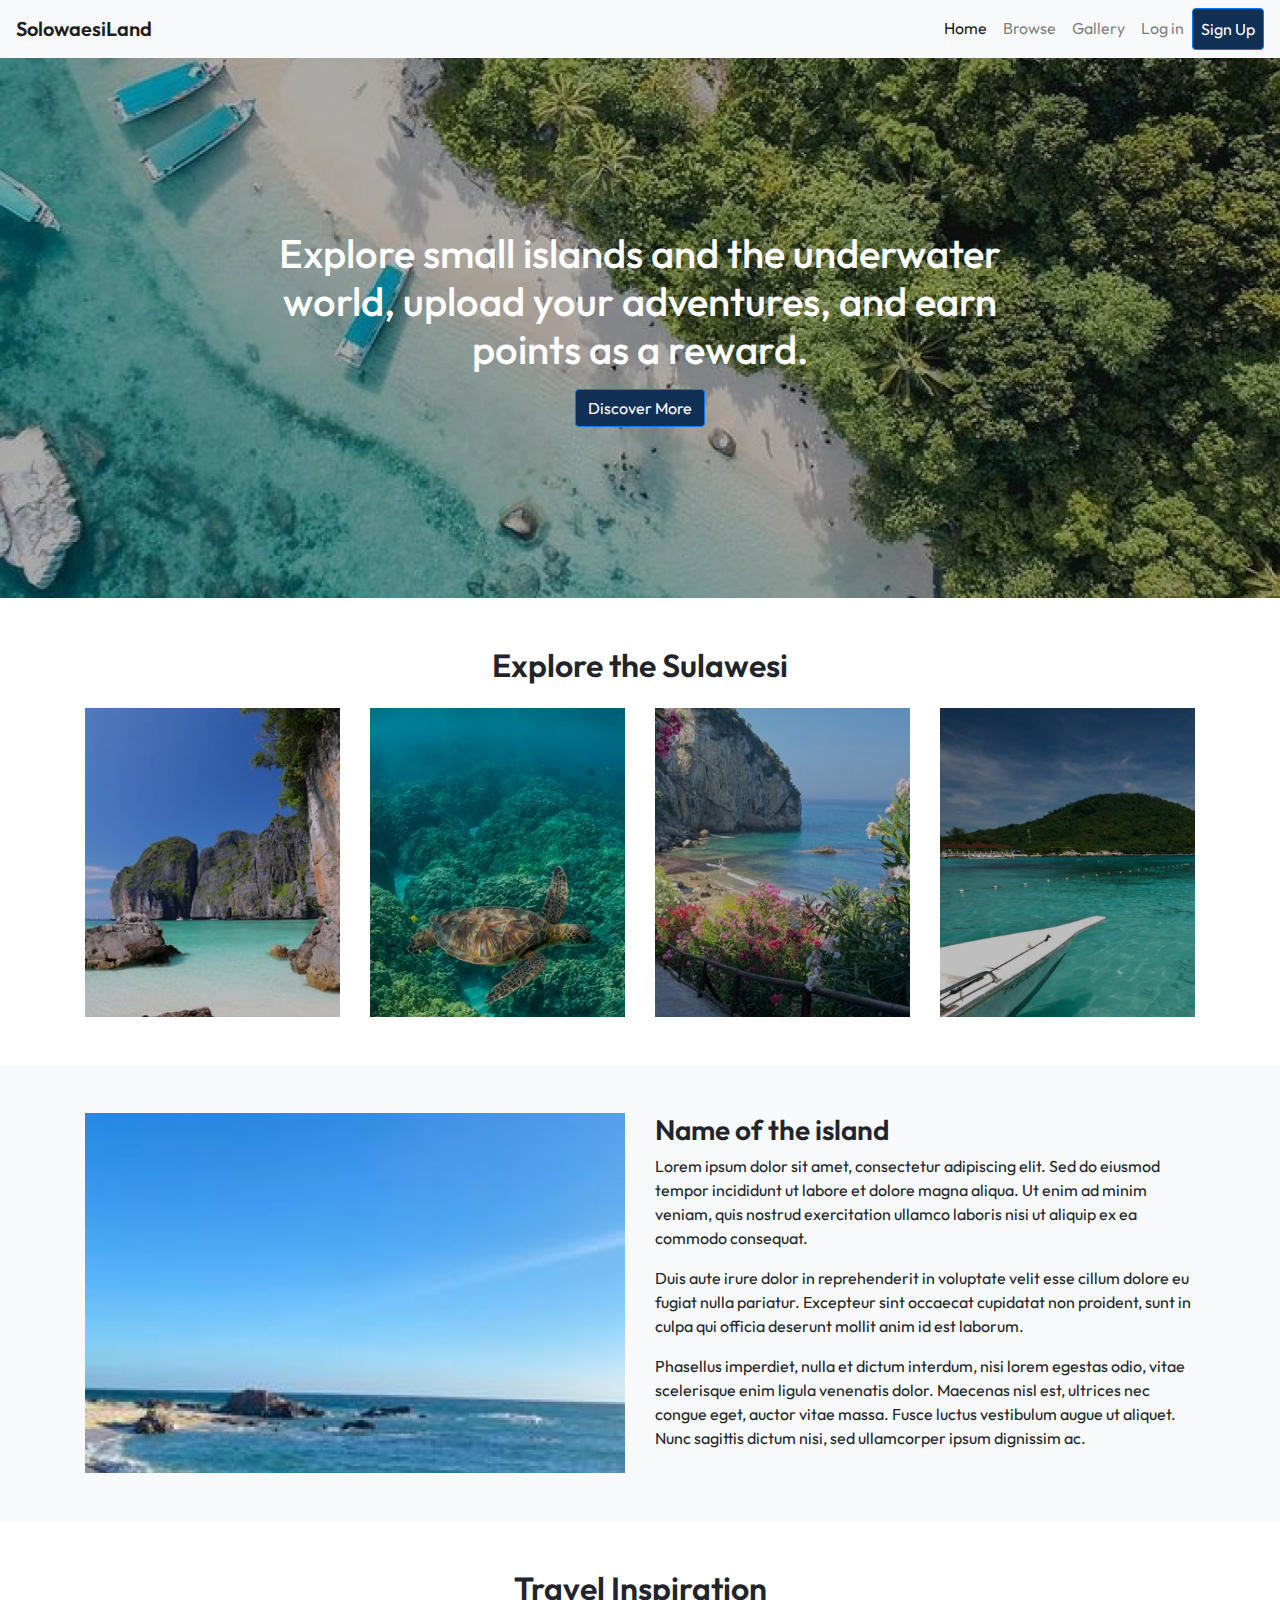
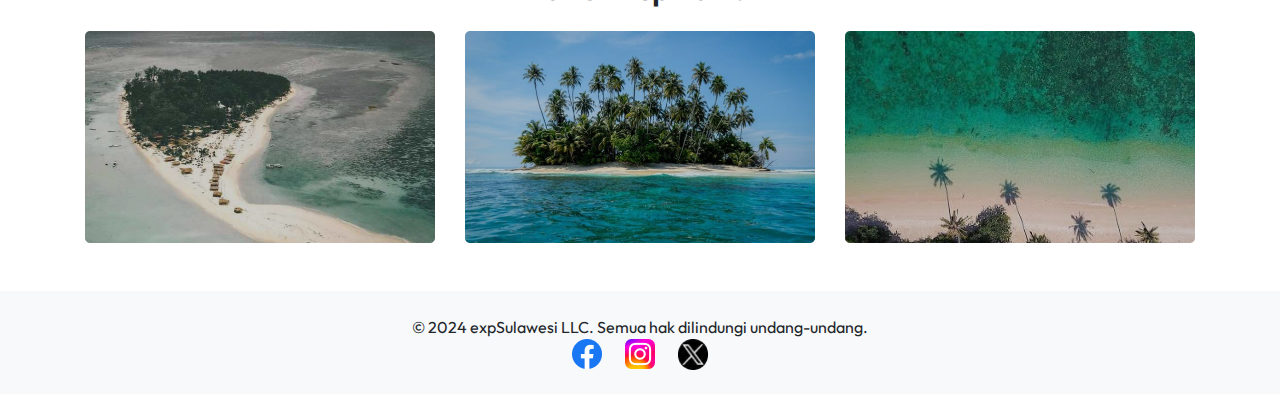
<file: index.html>
<!DOCTYPE html>
<html lang="en">
<head>
    <meta charset="UTF-8">
    <meta name="viewport" content="width=device-width, initial-scale=1.0">
    <title>Explore Across Sulawesi | SolowaesiLand</title>
    <link href="https://fonts.googleapis.com/css2?family=Outfit:wght@400;600&display=swap" rel="stylesheet">
    <link rel="stylesheet" href="https://stackpath.bootstrapcdn.com/bootstrap/4.5.2/css/bootstrap.min.css">
    <link rel="stylesheet" href="css/home.css">
</head>
<body>
    <header>
        <nav class="navbar navbar-expand-lg navbar-light bg-light">
            <a class="navbar-brand" href="#">SolowaesiLand</a>
            <button class="navbar-toggler" type="button" data-toggle="collapse" data-target="#navbarNav" aria-controls="navbarNav" aria-expanded="false" aria-label="Toggle navigation">
                <span class="navbar-toggler-icon"></span>
            </button>
            <div class="collapse navbar-collapse" id="navbarNav">
                <ul class="navbar-nav ml-auto">
                    <li class="nav-item active">
                        <a class="nav-link" href="index.html">Home <span class="sr-only">(current)</span></a>
                    </li>
                    <li class="nav-item">
                        <a class="nav-link" href="browse.html">Browse</a>
                    </li>
                    <li class="nav-item">
                        <a class="nav-link" href="#">Gallery</a>
                    </li>
                    <li class="nav-item">
                        <a class="nav-link" href="login.html">Log in</a>
                    </li>
                    <li class="nav-item">
                        <a class="nav-link btn btn-primary text-white" href="signup.html">Sign Up</a>
                    </li>
                </ul>
            </div>
        </nav>
    </header>

    <section class="hero" style="background-image: url('assets/img-homepage/hero-section.png'); background-size: cover; background-position: center;">
        <div class="container text-center text-white">
            <h1 style="margin: 0 auto;">Explore small islands and the underwater world, upload your adventures, and earn points as a reward.</h1>
            <a href="#" class="btn btn-primary mt-3">Discover More</a>
        </div>
    </section>

    <section class="explore py-5">
        <div class="container text-center">
            <h2>Explore the Sulawesi</h2>
            <div class="row mt-4">
                <div class="col-md-3">
                    <img src="assets/img-homepage/explore-1.png" class="img-fluid" alt="Island 1">
                </div>
                <div class="col-md-3">
                    <img src="assets/img-homepage/explore-2.png" class="img-fluid" alt="Island 2">
                </div>
                <div class="col-md-3">
                    <img src="assets/img-homepage/explore-3.png" class="img-fluid" alt="Island 3">
                </div>
                <div class="col-md-3">
                    <img src="assets/img-homepage/explore-4.png" class="img-fluid" alt="Island 4">
                </div>
            </div>
        </div>
    </section>

    <section class="island-info py-5 bg-light">
        <div class="container">
            <div class="row">
                <div class="col-md-6">
                    <img src="assets/img-homepage/name-of-the-island.png" class="img-fluid" alt="Island Image">
                </div>
                <div class="col-md-6">
                    <h3>Name of the island</h3>
                    <p>Lorem ipsum dolor sit amet, consectetur adipiscing elit. Sed do eiusmod tempor incididunt ut labore et dolore magna aliqua. Ut enim ad minim veniam, quis nostrud exercitation ullamco laboris nisi ut aliquip ex ea commodo consequat.</p>
                    <p>Duis aute irure dolor in reprehenderit in voluptate velit esse cillum dolore eu fugiat nulla pariatur. Excepteur sint occaecat cupidatat non proident, sunt in culpa qui officia deserunt mollit anim id est laborum.</p>
                    <p>Phasellus imperdiet, nulla et dictum interdum, nisi lorem egestas odio, vitae scelerisque enim ligula venenatis dolor. Maecenas nisl est, ultrices nec congue eget, auctor vitae massa. Fusce luctus vestibulum augue ut aliquet. Nunc sagittis dictum nisi, sed ullamcorper ipsum dignissim ac.</p>
                </div>
            </div>
        </div>
    </section>

    <section class="travel-inspiration py-5">
        <div class="container text-center">
            <h2>Travel Inspiration</h2>
            <div class="row mt-4">
                <div class="col-md-4">
                    <img src="assets/img-homepage/inspiration-1.png" class="img-fluid" alt="Inspiration 1">
                </div>
                <div class="col-md-4">
                    <img src="assets/img-homepage/inspiration-2.png" class="img-fluid" alt="Inspiration 2">
                </div>
                <div class="col-md-4">
                    <img src="assets/img-homepage/inspiration-3.png" class="img-fluid" alt="Inspiration 3">
                </div>
            </div>
        </div>
    </section>

    <footer class="py-4 bg-light text-center">
        <div class="container">
            <p>&copy; 2024 expSulawesi LLC. Semua hak dilindungi undang-undang.</p>
            <div class="social-icons">
                <a href="#"><img src="assets/img-homepage/social-icons/fb-logo.png" alt="Facebook"></a>
                <a href="#"><img src="assets/img-homepage/social-icons/insta-logo.png" alt="Instagram"></a>
                <a href="#"><img src="assets/img-homepage/social-icons/x-logo.png" alt="Twitter"></a>
            </div>
        </div>
    </footer>

    <script src="https://code.jquery.com/jquery-3.5.1.slim.min.js"></script>
    <script src="https://cdn.jsdelivr.net/npm/@popperjs/core@2.9.2/dist/umd/popper.min.js"></script>
    <script src="https://stackpath.bootstrapcdn.com/bootstrap/4.5.2/js/bootstrap.min.js"></script>
</body>
</html>
</file>
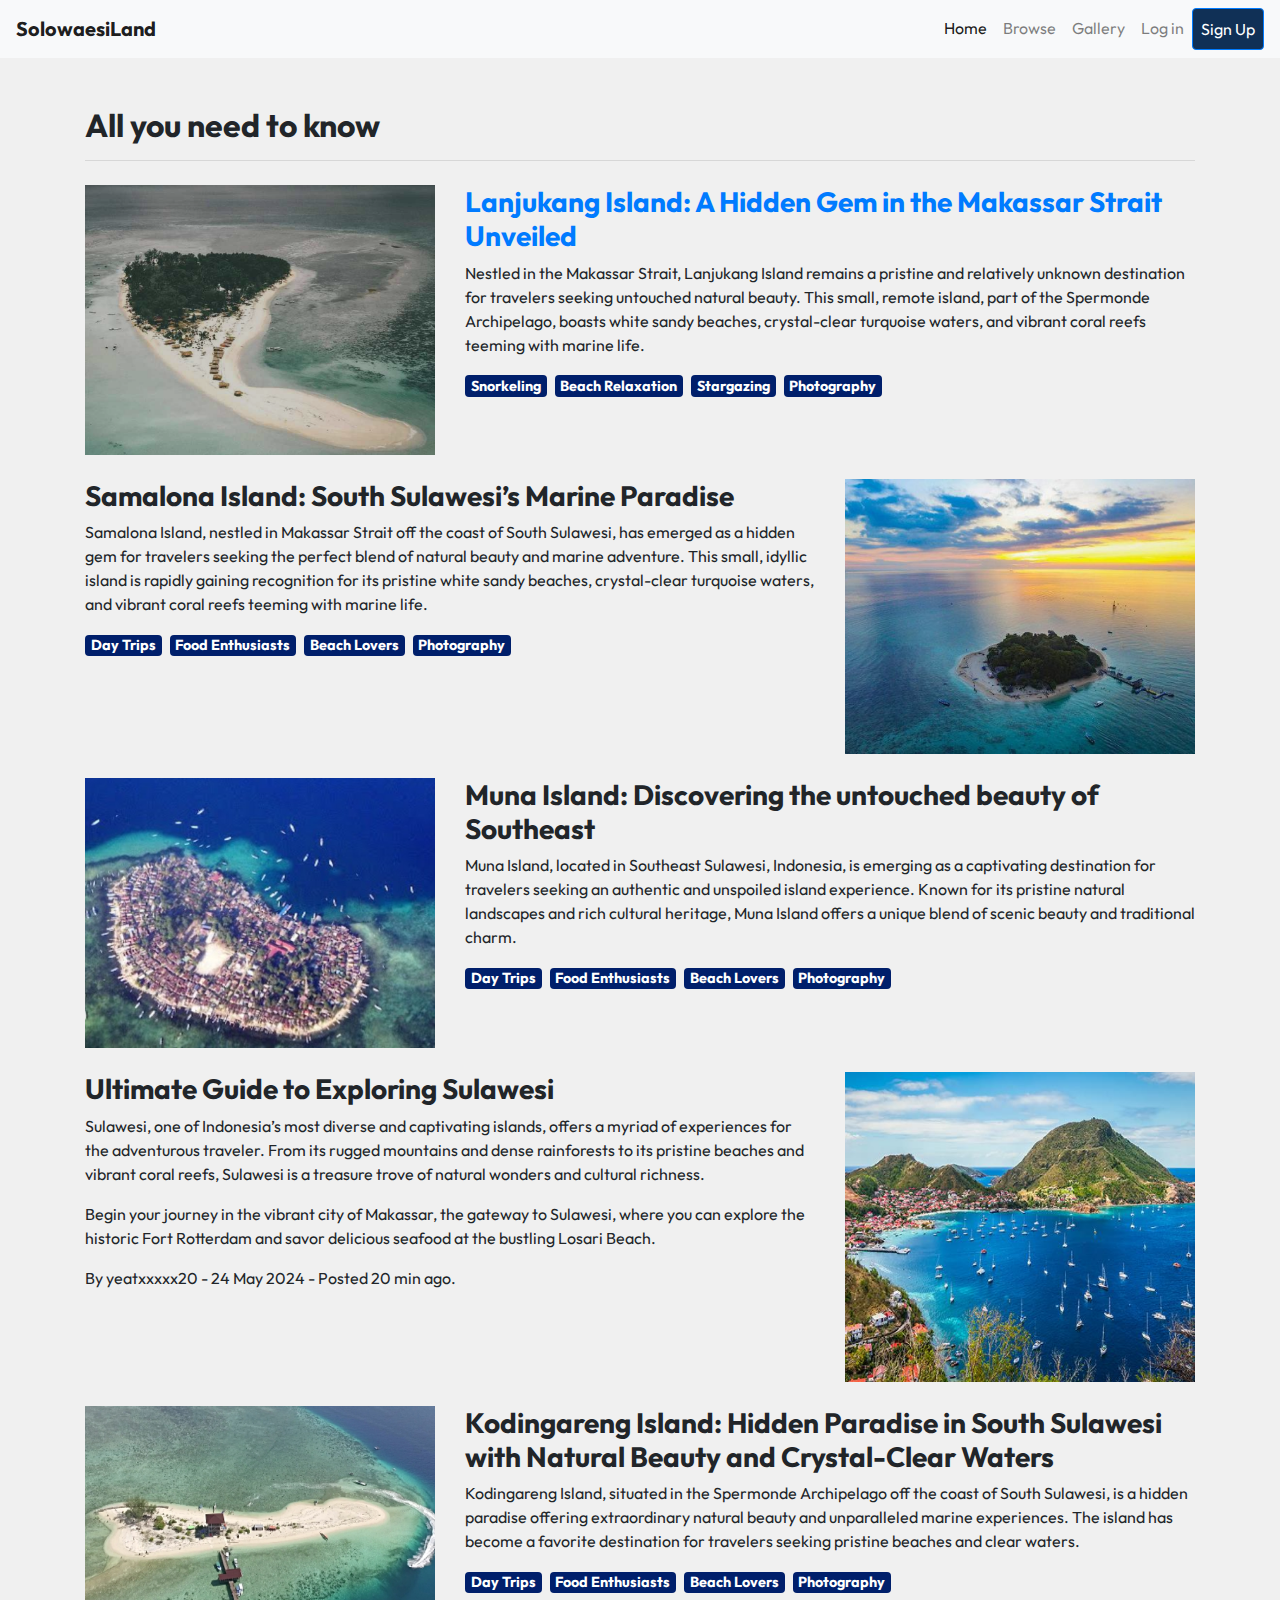
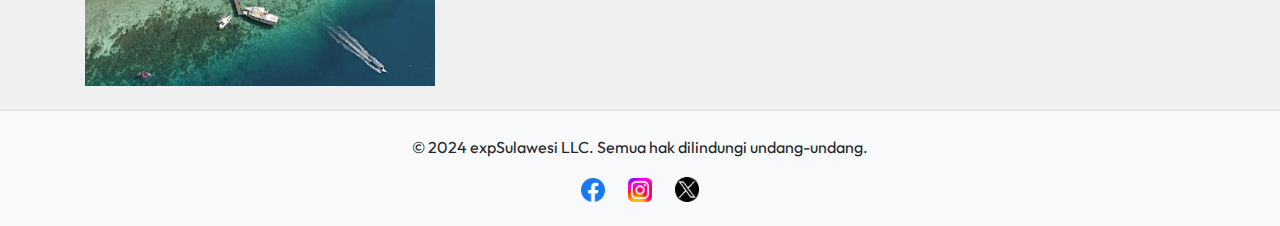
<file: browse.html>
<!DOCTYPE html>
<html lang="en">
<head>
    <meta charset="UTF-8">
    <meta name="viewport" content="width=device-width, initial-scale=1.0">
    <title>Browse | SolowaesiLand</title>
    <link href="https://fonts.googleapis.com/css2?family=Outfit:wght@400;700&display=swap" rel="stylesheet">
    <link rel="stylesheet" href="https://maxcdn.bootstrapcdn.com/bootstrap/4.5.2/css/bootstrap.min.css">
    <link rel="stylesheet" href="css/browse.css">
</head>
<body>
    <!--Navbar-->
    <header>
        <nav class="navbar navbar-expand-lg navbar-light bg-light">
            <a class="navbar-brand" href="#">SolowaesiLand</a>
            <button class="navbar-toggler" type="button" data-toggle="collapse" data-target="#navbarNav" aria-controls="navbarNav" aria-expanded="false" aria-label="Toggle navigation">
                <span class="navbar-toggler-icon"></span>
            </button>
            <div class="collapse navbar-collapse" id="navbarNav">
                <ul class="navbar-nav ml-auto">
                    <li class="nav-item active">
                        <a class="nav-link" href="index.html">Home <span class="sr-only">(current)</span></a>
                    </li>
                    <li class="nav-item">
                        <a class="nav-link" href="browse.html">Browse</a>
                    </li>
                    <li class="nav-item">
                        <a class="nav-link" href="#">Gallery</a>
                    </li>
                    <li class="nav-item">
                        <a class="nav-link" href="login.html">Log in</a>
                    </li>
                    <li class="nav-item">
                        <a class="nav-link btn btn-primary text-white" href="signup.html">Sign Up</a>
                    </li>
                </ul>
            </div>
        </nav>
    </header>
    
    <!--All you need to know-->
    <section class="container mt-5">
        <h2>All you need to know</h2>
        <hr>
        <div class="row my-4">
            <div class="col-md-4">
                <img src="assets/img-browse/lanjukang-browse.png" class="img-fluid" alt="Lanjukang Island">
            </div>
            <div class="col-md-8">
                <h3><a href="browse-page/lanjukang-selected.html">Lanjukang Island: A Hidden Gem in the Makassar Strait Unveiled</a></h3>
                <p>Nestled in the Makassar Strait, Lanjukang Island remains a pristine and relatively unknown destination for travelers seeking untouched natural beauty. This small, remote island, part of the Spermonde Archipelago, boasts white sandy beaches, crystal-clear turquoise waters, and vibrant coral reefs teeming with marine life.</p>
                <div class="badge-container">
                    <span class="badge badge-primary">Snorkeling</span>
                    <span class="badge badge-primary">Beach Relaxation</span>
                    <span class="badge badge-primary">Stargazing</span>
                    <span class="badge badge-primary">Photography</span>
                </div>
            </div>
        </div>

        <div class="row my-4">
            <div class="col-md-8">
                <h3>Samalona Island: South Sulawesi’s Marine Paradise</h3>
                <p>Samalona Island, nestled in Makassar Strait off the coast of South Sulawesi, has emerged as a hidden gem for travelers seeking the perfect blend of natural beauty and marine adventure. This small, idyllic island is rapidly gaining recognition for its pristine white sandy beaches, crystal-clear turquoise waters, and vibrant coral reefs teeming with marine life.</p>
                <div class="badge-container">
                    <span class="badge badge-primary">Day Trips</span>
                    <span class="badge badge-primary">Food Enthusiasts</span>
                    <span class="badge badge-primary">Beach Lovers</span>
                    <span class="badge badge-primary">Photography</span>
                </div>
            </div>
            <div class="col-md-4">
                <img src="assets/img-browse/samalona-browse.png" class="img-fluid" alt="Samalona Island">
            </div>
        </div>

        <div class="row my-4">
            <div class="col-md-4">
                <img src="assets/img-browse/muna-browse.png" class="img-fluid" alt="Muna Island">
            </div>
            <div class="col-md-8">
                <h3>Muna Island: Discovering the untouched beauty of Southeast</h3>
                <p>Muna Island, located in Southeast Sulawesi, Indonesia, is emerging as a captivating destination for travelers seeking an authentic and unspoiled island experience. Known for its pristine natural landscapes and rich cultural heritage, Muna Island offers a unique blend of scenic beauty and traditional charm.</p>
                <div class="badge-container">
                    <span class="badge badge-primary">Day Trips</span>
                    <span class="badge badge-primary">Food Enthusiasts</span>
                    <span class="badge badge-primary">Beach Lovers</span>
                    <span class="badge badge-primary">Photography</span>
                </div>
            </div>
        </div>

        <div class="row my-4">
            <div class="col-md-8">
                <h3>Ultimate Guide to Exploring Sulawesi</h3>
                <p>Sulawesi, one of Indonesia’s most diverse and captivating islands, offers a myriad of experiences for the adventurous traveler. From its rugged mountains and dense rainforests to its pristine beaches and vibrant coral reefs, Sulawesi is a treasure trove of natural wonders and cultural richness.</p>
                <p>Begin your journey in the vibrant city of Makassar, the gateway to Sulawesi, where you can explore the historic Fort Rotterdam and savor delicious seafood at the bustling Losari Beach.</p>
                <p>By yeatxxxxx20 - 24 May 2024 - Posted 20 min ago.</p>
            </div>
            <div class="col-md-4">
                <img src="assets/img-browse/ultimate-guide-browse.png" class="img-fluid" alt="Sulawesi">
            </div>
        </div>

        <div class="row my-4">
            <div class="col-md-4">
                <img src="assets/img-browse/kodingareng-browse.png" class="img-fluid" alt="Kodingareng Island">
            </div>
            <div class="col-md-8">
                <h3>Kodingareng Island: Hidden Paradise in South Sulawesi with Natural Beauty and Crystal-Clear Waters</h3>
                <p>Kodingareng Island, situated in the Spermonde Archipelago off the coast of South Sulawesi, is a hidden paradise offering extraordinary natural beauty and unparalleled marine experiences. The island has become a favorite destination for travelers seeking pristine beaches and clear waters.</p>
                <div class="badge-container">
                    <span class="badge badge-primary">Day Trips</span>
                    <span class="badge badge-primary">Food Enthusiasts</span>
                    <span class="badge badge-primary">Beach Lovers</span>
                    <span class="badge badge-primary">Photography</span>
                </div>
            </div>
        </div>
    </section>

    <footer class="py-4 bg-light text-center">
        <div class="container">
            <p>&copy; 2024 expSulawesi LLC. Semua hak dilindungi undang-undang.</p>
            <div class="social-icons">
                <a href="#"><img src="assets/img-browse/social-icons/fb-logo.png" alt="Facebook"></a>
                <a href="#"><img src="assets/img-browse/social-icons/insta-logo.png" alt="Instagram"></a>
                <a href="#"><img src="assets/img-browse/social-icons/x-logo.png" alt="Twitter"></a>
            </div>
        </div>
    </footer>

    <script src="https://code.jquery.com/jquery-3.5.1.slim.min.js"></script>
    <script src="https://cdn.jsdelivr.net/npm/@popperjs/core@2.9.2/dist/umd/popper.min.js"></script>
    <script src="https://maxcdn.bootstrapcdn.com/bootstrap/4.5.2/js/bootstrap.min.js"></script>
</body>
</html>
</file>
<file: css/home.css>
body {
    font-family: 'Outfit', sans-serif;
}

.navbar-brand {
    font-weight: 600;
}

.hero {
    background: url('hero-section.png') no-repeat center center;
    background-size: cover;
    color: white;
    height: 60vh;
    display: flex;
    align-items: center;
    justify-content: center;
    text-align: center;
}

.hero h1 {
    font-size: 2.5rem;
    max-width: 800px;
}

.explore h2 {
    font-weight: 600;
    font-size: 2rem;
}

.island-info h3 {
    font-weight: 600;
    font-size: 1.75rem;
}

.travel-inspiration h2 {
    font-weight: 600;
    font-size: 2rem;
}

footer p {
    margin: 0;
}

.social-icons img {
    width: 30px;
    margin: 0 10px;
}
.btn-primary {
    background-color: #103056;
}
.nav-link[href="login.html"] {
    color: #103056;
}
</file>
<file: css/browse.css>
body {
    font-family: 'Outfit', sans-serif;
    background-color: #f0f0f0;
}
.navbar-brand {
    font-weight: bold;
}
h2 {
    font-weight: bold;
}
h3 {
    font-weight: bold;
}
.badge-container {
    margin-top: 10px;
}
.badge {
    background-color: #001f6b;
    color: white;
    font-size: 0.9rem;
    margin-right: 5px;
}
footer {
    background-color: #fff;
    border-top: 1px solid #ddd;
}
.social-icons img {
    width: 24px;
    margin: 0 10px;
}
.btn-primary {
    background-color: #103056;
}
.nav-link[href="login.html"] {
    color: #103056;
}
</file>
